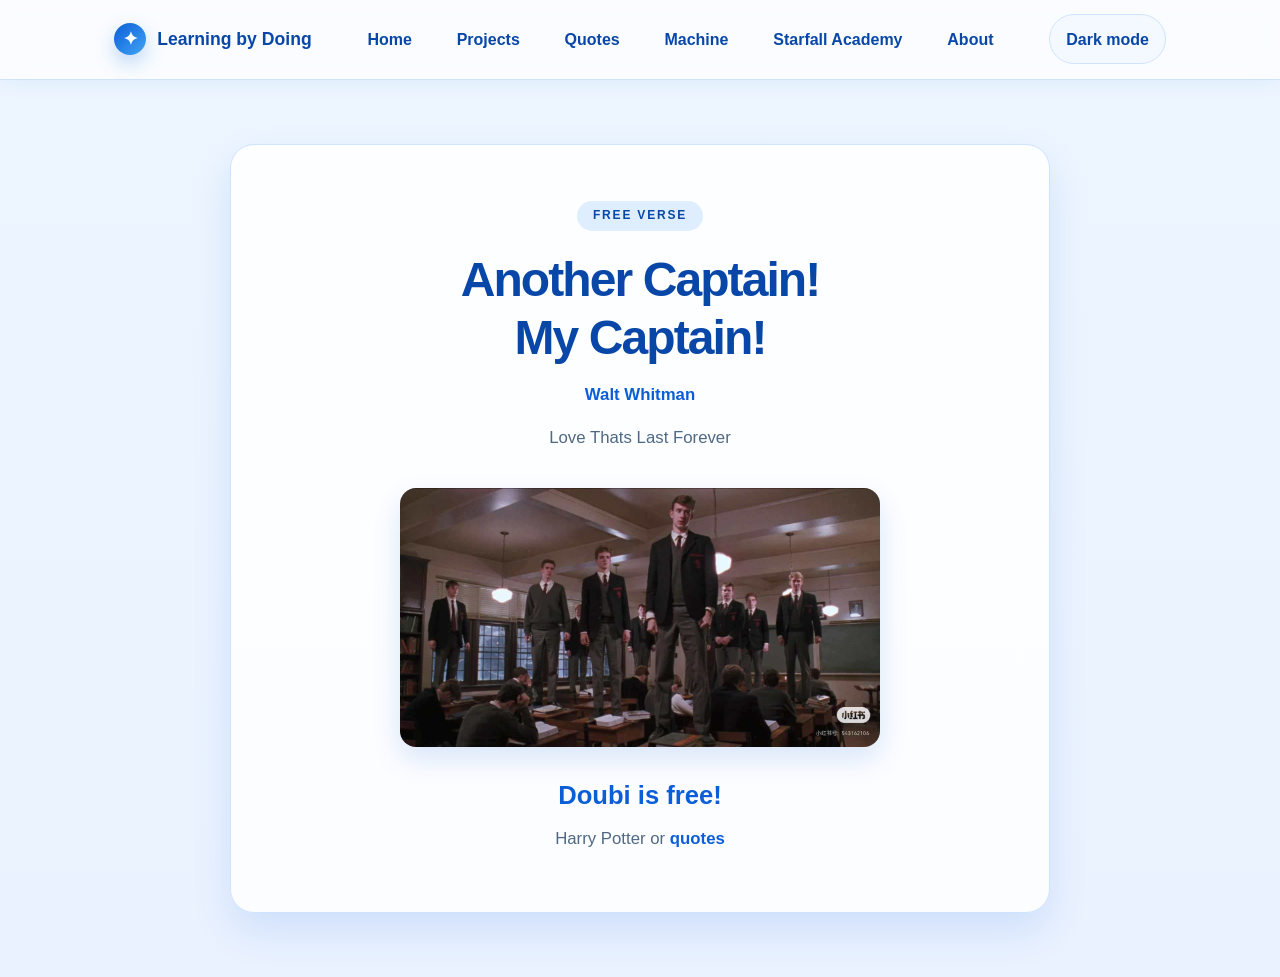
<file: index.html>
<!DOCTYPE html>
<html lang="en">
<head>
    <meta charset="UTF-8">
    <meta name="viewport" content="width=device-width, initial-scale=1.0">
    <script src="theme.js"></script>
    <title>Home | Learning by Doing</title>
    <link rel="icon" type="image/png" href="GGAD.png" sizes="32x32">
    <link rel="stylesheet" type="text/css" href="style.css">
</head>
<body>
    <header id="site-header"></header>
    <main class="container home-page">
        <p class="home-kicker">Free Verse</p>
        <h1>Another Captain! My Captain!</h1>
        <p class="home-author">Walt Whitman</p>
        <p class="home-intro">Love Thats Last Forever</p>
        <a class="home-image-link" href="https://cn.bing.com" target="_blank" rel="noopener noreferrer" aria-label="Open Bing in a new tab">
            <img class="home-image" src="fun.jpg" alt="fun!">
        </a>
        <div class="home-caption">
            <h2>Doubi is free!</h2>
            <p>Harry Potter or <a href="quotes.html">quotes</a></p>
        </div>
    </main>
    <script src="nav.js"></script>
</body>
</html>
</file>
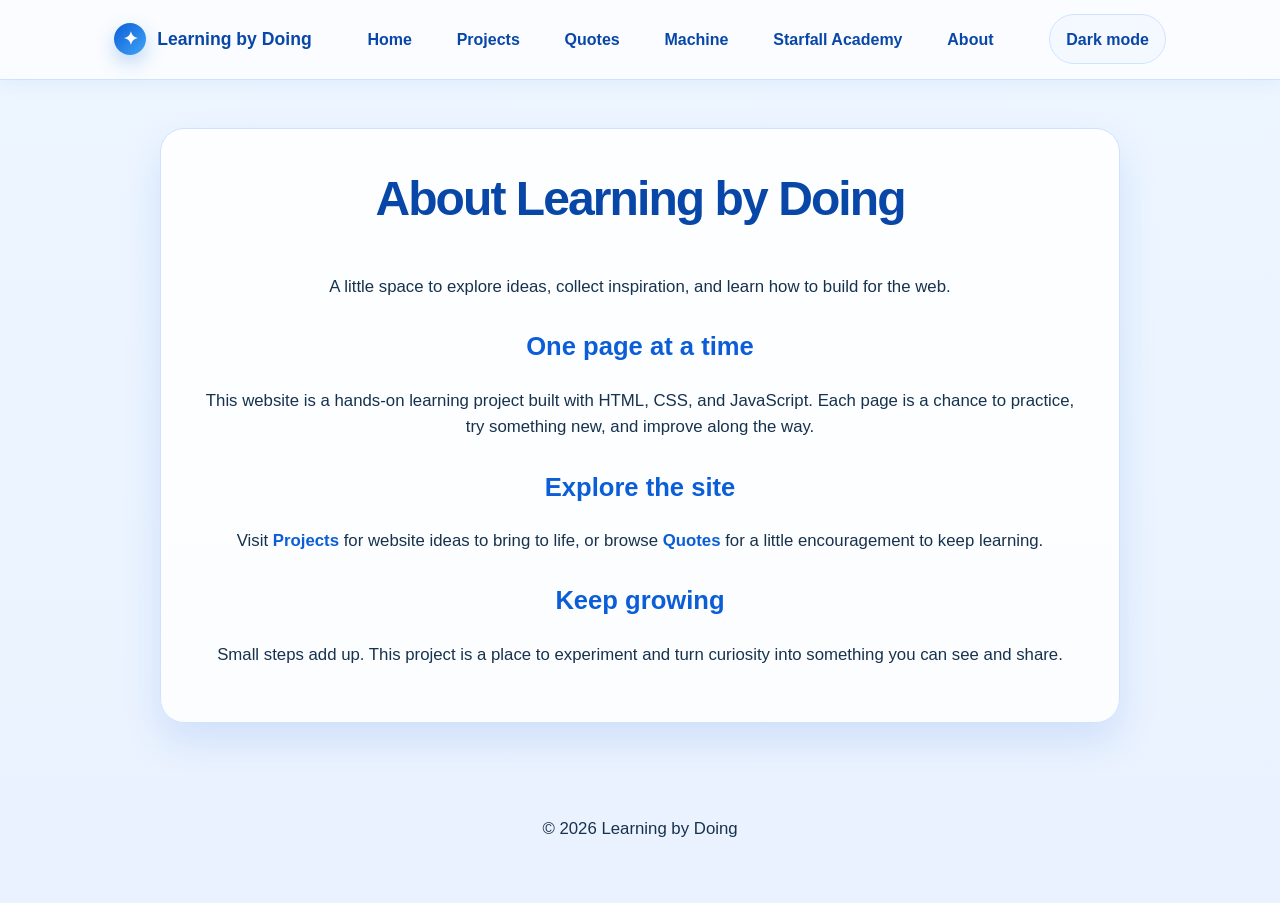
<file: about.html>
<!DOCTYPE html>
<html lang="en">
<head>
    <script src="theme.js"></script>
    <meta charset="UTF-8">
    <meta name="viewport" content="width=device-width, initial-scale=1.0">
    <title>About | Learning by Doing</title>
    <link rel="stylesheet" href="style.css">
    <link rel="icon" type="image/png" href="GGAD.png" sizes="32x32">
</head>
<body>
    <header id="site-header"></header>

    <main class="container">
        <h1>About Learning by Doing</h1>
        <p>A little space to explore ideas, collect inspiration, and learn how to build for the web.</p>

        <h2>One page at a time</h2>
        <p>This website is a hands-on learning project built with HTML, CSS, and JavaScript. Each page is a chance to practice, try something new, and improve along the way.</p>

        <h2>Explore the site</h2>
        <p>Visit <a href="project.html">Projects</a> for website ideas to bring to life, or browse <a href="quotes.html">Quotes</a> for a little encouragement to keep learning.</p>

        <h2>Keep growing</h2>
        <p>Small steps add up. This project is a place to experiment and turn curiosity into something you can see and share.</p>
    </main>

    <footer>
        <p>&copy; 2026 Learning by Doing</p>
    </footer>

    <script src="nav.js"></script>
</body>
</html>
</file>
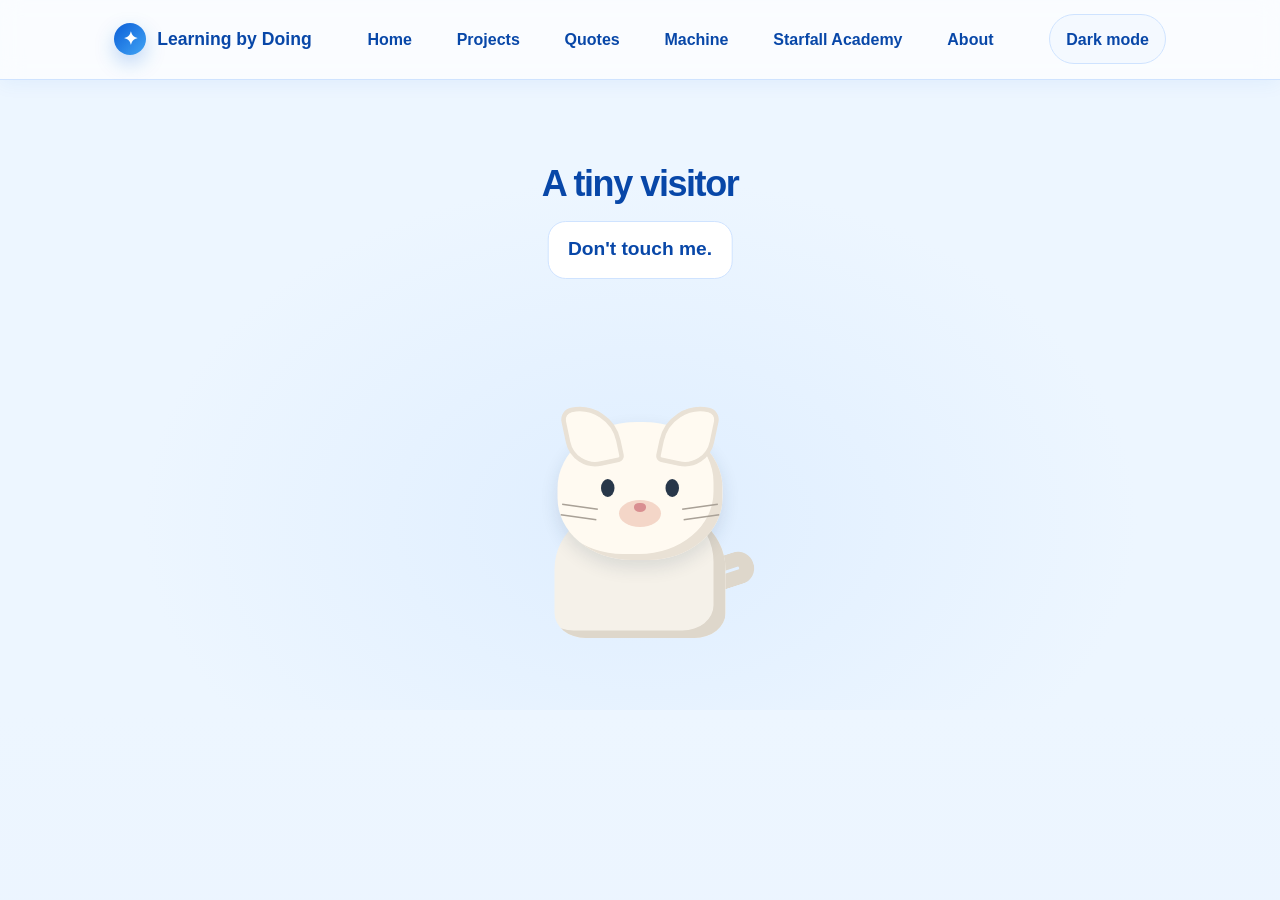
<file: machine.html>
<!DOCTYPE html>
<html lang="en">
<head>
    <script src="theme.js"></script>
    <meta charset="UTF-8">
    <meta name="viewport" content="width=device-width, initial-scale=1.0">
    <title>Machine</title>
    <link rel="stylesheet" type="text/css" href="style.css">
    <style>
        .cat-arrival {
            position: relative;
            display: grid;
            align-content: center;
            justify-items: center;
            gap: 0.5rem;
            overflow: hidden;
            width: 100%;
            min-height: 70vh;
            min-height: 70dvh;
            margin: 0;
            padding: clamp(1.5rem, 5vw, 3rem);
            background:
                radial-gradient(ellipse at 50% 70%, var(--primary-light), transparent 55%),
                var(--bg);
            text-align: center;
        }

        .cat-arrival.is-active {
            animation: cat-screen-enter 450ms ease-out both;
        }

        @keyframes cat-screen-enter {
            from { opacity: 0; }
            to { opacity: 1; }
        }

        .cat-screen-title {
            margin: 0;
            color: var(--primary-dark);
            font-size: clamp(1.5rem, 4vw, 2.25rem);
            text-align: center !important;
        }

        .cat-stage {
            position: relative;
            width: min(100%, 500px);
            height: min(52vh, 390px);
            min-height: 280px;
        }

        .arrival-cat {
            position: absolute;
            bottom: 0;
            left: 50%;
            width: 170px;
            height: 170px;
            opacity: 0;
            transform: translate(-50%, 190px) scale(1.5);
            transform-origin: center bottom;
        }

        .cat-arrival.is-active .arrival-cat {
            animation: cat-pop-up 950ms cubic-bezier(0.2, 0.85, 0.25, 1.2) 150ms forwards;
        }

        @keyframes cat-pop-up {
            0% { opacity: 0; transform: translate(-50%, 190px) scale(1.5); }
            78% { opacity: 1; transform: translate(-50%, -12px) scale(1.5); }
            100% { opacity: 1; transform: translate(-50%, 0) scale(1.5); }
        }

        .cat-body {
            position: absolute;
            bottom: -18px;
            left: 28px;
            width: 114px;
            height: 92px;
            border-radius: 55% 55% 20% 20%;
            background: #f5f1e9;
            box-shadow: inset -8px -5px #ded7cb;
        }

        .cat-tail {
            position: absolute;
            right: 8px;
            bottom: 12px;
            width: 58px;
            height: 22px;
            border: 10px solid #ded7cb;
            border-left-color: transparent;
            border-radius: 0 22px 22px 0;
            transform: rotate(-18deg);
        }

        .cat-head {
            position: absolute;
            top: 44px;
            left: 30px;
            width: 110px;
            height: 92px;
            border-radius: 48% 48% 45% 45%;
            background: #fffaf1;
            box-shadow: inset -6px -4px #e9e1d5, 0 5px 12px rgba(23, 50, 77, 0.12);
        }

        .cat-ear {
            position: absolute;
            top: -12px;
            width: 36px;
            height: 42px;
            border: 3px solid #e9e1d5;
            border-radius: 8px 28px 4px 20px;
            background: #fffaf1;
        }

        .cat-ear-left {
            left: 5px;
            transform: rotate(-12deg);
        }

        .cat-ear-right {
            right: 5px;
            transform: rotate(12deg) scaleX(-1);
        }

        .cat-eye {
            position: absolute;
            top: 38px;
            width: 9px;
            height: 12px;
            border-radius: 50%;
            background: #28374a;
        }

        .cat-eye-left { left: 29px; }
        .cat-eye-right { right: 29px; }

        .cat-muzzle {
            position: absolute;
            top: 52px;
            left: 50%;
            width: 28px;
            height: 18px;
            border-radius: 50%;
            background: #f4d6c8;
            transform: translateX(-50%);
        }

        .cat-nose {
            position: absolute;
            top: 54px;
            left: 50%;
            width: 8px;
            height: 6px;
            border-radius: 50% 50% 60% 60%;
            background: #d98f91;
            transform: translateX(-50%);
        }

        .cat-whiskers {
            position: absolute;
            top: 56px;
            width: 24px;
            height: 1px;
            background: #a9a197;
            box-shadow: 0 7px #a9a197;
        }

        .cat-whiskers-left {
            left: 3px;
            transform: rotate(8deg);
        }

        .cat-whiskers-right {
            right: 3px;
            transform: rotate(-8deg);
        }

        .cat-bubble {
            position: absolute;
            z-index: 1;
            top: 0;
            left: 50%;
            padding: 0.8rem 1.2rem;
            border: 1px solid var(--border);
            border-radius: 18px;
            background: var(--surface);
            color: var(--primary-dark);
            font-size: clamp(1rem, 2.5vw, 1.2rem);
            font-weight: 700;
            opacity: 0;
            transform: translate(-50%, 8px) scale(0.9);
            white-space: nowrap;
        }

        .cat-arrival.is-active .cat-bubble {
            animation: cat-bubble-pop 350ms ease-out 850ms forwards;
        }

        @keyframes cat-bubble-pop {
            to { opacity: 1; transform: translate(-50%, 0) scale(1); }
        }

        .cat-status {
            margin: 0.5rem 0 0;
            color: var(--muted);
            font-size: 0.9rem;
            text-align: center !important;
        }

        .arrival-cat {
            padding: 0;
            border: 0;
            background: transparent;
            cursor: pointer;
        }
        .arrival-cat:focus-visible {
            outline: 3px solid var(--accent);
            outline-offset: 8px;
            border-radius: 20px;
        }
        @media (prefers-reduced-motion: reduce) {
            .cat-arrival.is-active,
            .cat-arrival.is-active .arrival-cat,
            .cat-arrival.is-active .cat-bubble {
                animation-duration: 1ms;
                animation-delay: 0ms;
            }
        }
    </style>
</head>
<body>
    <header id="site-header"></header>
    <main class="cat-arrival is-active" id="cat-arrival" aria-labelledby="cat-screen-title">
        <h1 class="cat-screen-title" id="cat-screen-title" tabindex="-1">A tiny visitor</h1>
        <div class="cat-stage">
            <div class="cat-bubble">Don't touch me.</div>
            <button class="arrival-cat" id="arrival-cat" type="button" aria-label="Touch the cat to hear it meow">
                <span class="cat-tail"></span>
                <span class="cat-body"></span>
                <span class="cat-head">
                    <span class="cat-ear cat-ear-left"></span>
                    <span class="cat-ear cat-ear-right"></span>
                    <span class="cat-eye cat-eye-left"></span>
                    <span class="cat-eye cat-eye-right"></span>
                    <span class="cat-muzzle"></span>
                    <span class="cat-nose"></span>
                    <span class="cat-whiskers cat-whiskers-left"></span>
                    <span class="cat-whiskers cat-whiskers-right"></span>
                </span>
            </button>
        </div>
        <p class="cat-status" id="cat-status" aria-live="polite"></p>
    </main>


    <script src="nav.js"></script>
    <script>
        const catStatus = document.getElementById("cat-status");
        function playCatMeow() {
            const AudioContextConstructor = window.AudioContext || window.webkitAudioContext;
            if (!AudioContextConstructor) {
                catStatus.textContent = "Your browser does not support the meow sound.";
                return;
            }

            let audioContext;
            try {
                audioContext = new AudioContextConstructor();
            } catch (error) {
                console.warn("Could not create the cat sound.", error);
                catStatus.textContent = "The cat arrived, but its meow could not play.";
                return;
            }

            audioContext.resume().then(() => {
                const startAt = audioContext.currentTime;
                const volume = audioContext.createGain();
                const meow = audioContext.createOscillator();
                const overtone = audioContext.createOscillator();
                const overtoneVolume = audioContext.createGain();

                meow.type = "triangle";
                meow.frequency.setValueAtTime(680, startAt);
                meow.frequency.linearRampToValueAtTime(920, startAt + 0.16);
                meow.frequency.linearRampToValueAtTime(540, startAt + 0.48);
                meow.frequency.linearRampToValueAtTime(620, startAt + 0.72);

                overtone.type = "sine";
                overtone.frequency.setValueAtTime(1360, startAt);
                overtone.frequency.linearRampToValueAtTime(1080, startAt + 0.48);
                overtoneVolume.gain.setValueAtTime(0.12, startAt);
                volume.gain.setValueAtTime(0.0001, startAt);
                volume.gain.linearRampToValueAtTime(0.2, startAt + 0.06);
                volume.gain.exponentialRampToValueAtTime(0.0001, startAt + 0.76);

                meow.connect(volume);
                overtone.connect(overtoneVolume);
                overtoneVolume.connect(volume);
                volume.connect(audioContext.destination);
                meow.start(startAt);
                overtone.start(startAt);
                meow.stop(startAt + 0.8);
                overtone.stop(startAt + 0.8);
                window.setTimeout(() => audioContext.close(), 1000);
            }).catch(error => {
                console.warn("The browser blocked the cat sound.", error);
                catStatus.textContent = "The cat arrived, but your browser blocked the meow sound.";
            });
        }

        document.getElementById("arrival-cat").addEventListener("click", () => {
            catStatus.textContent = "Meow! Don't touch me.";
            playCatMeow();
        });
    </script>
</body>
</html>
</file>
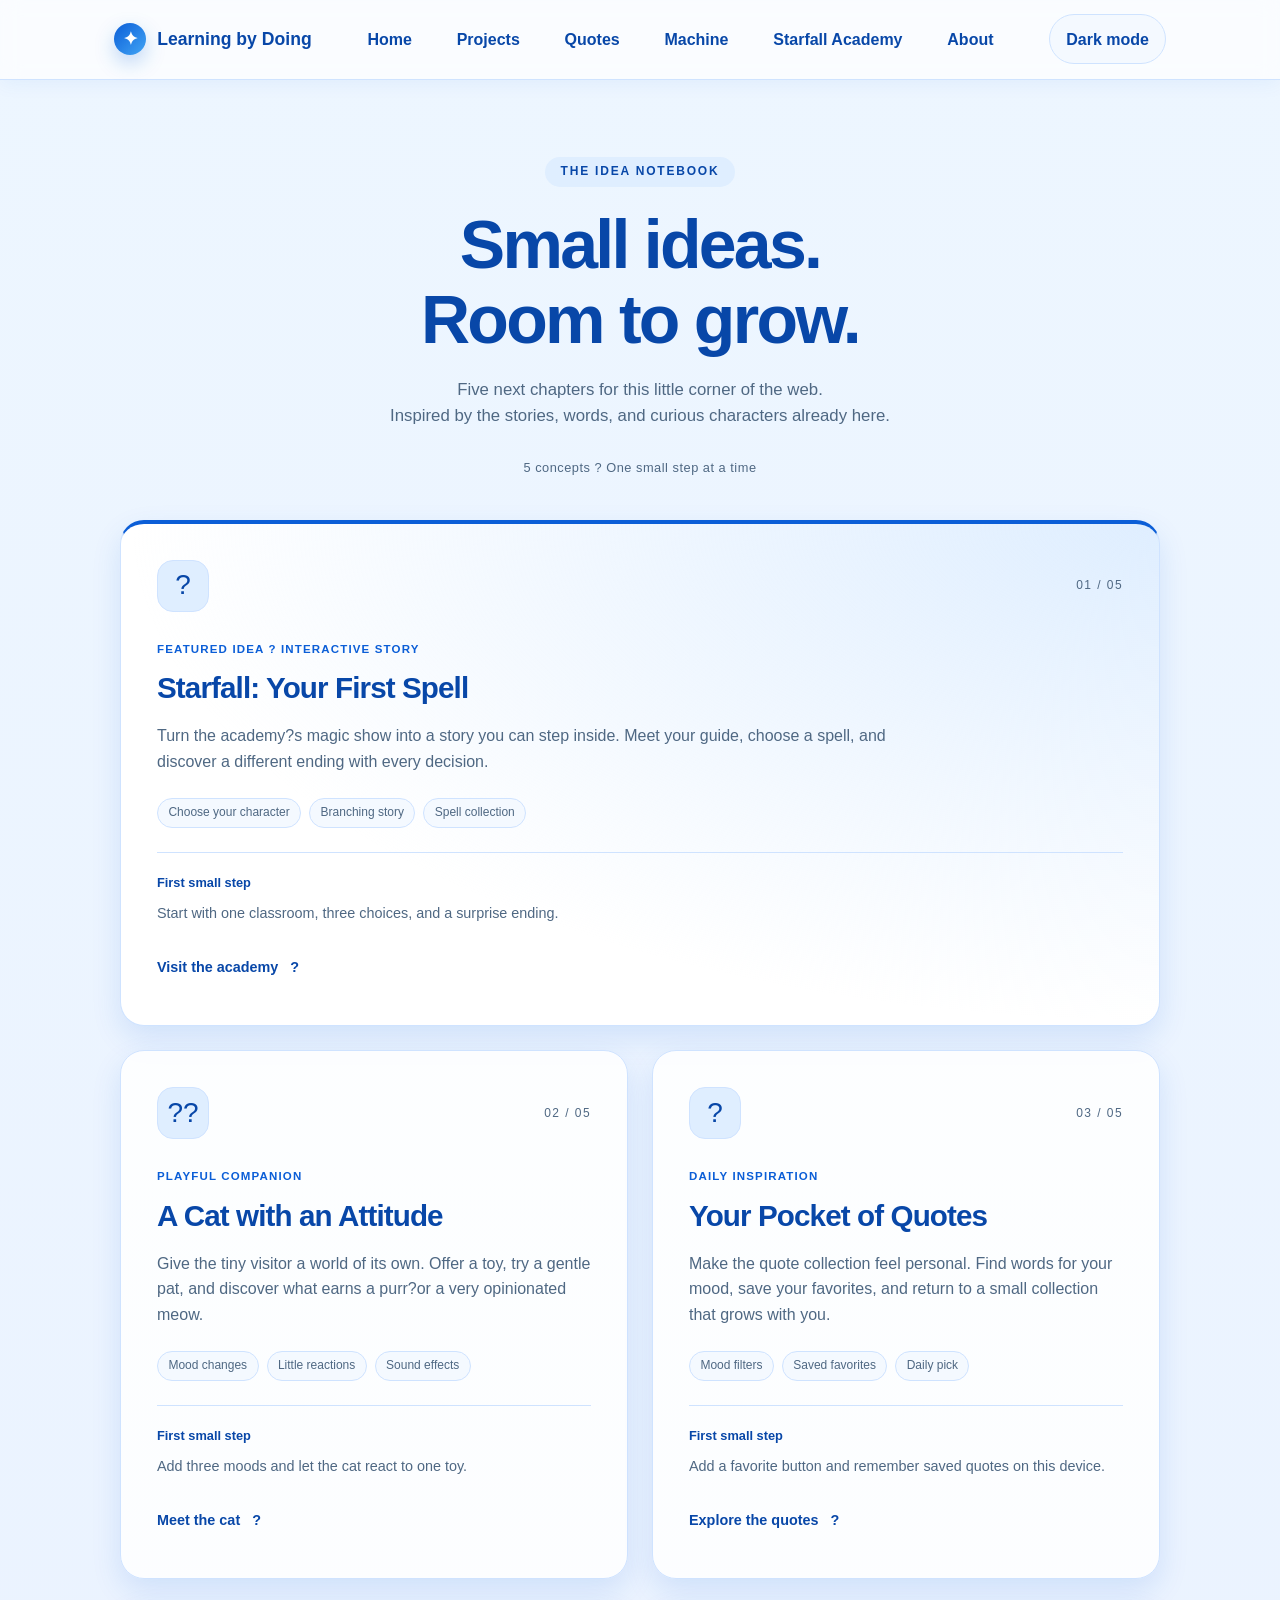
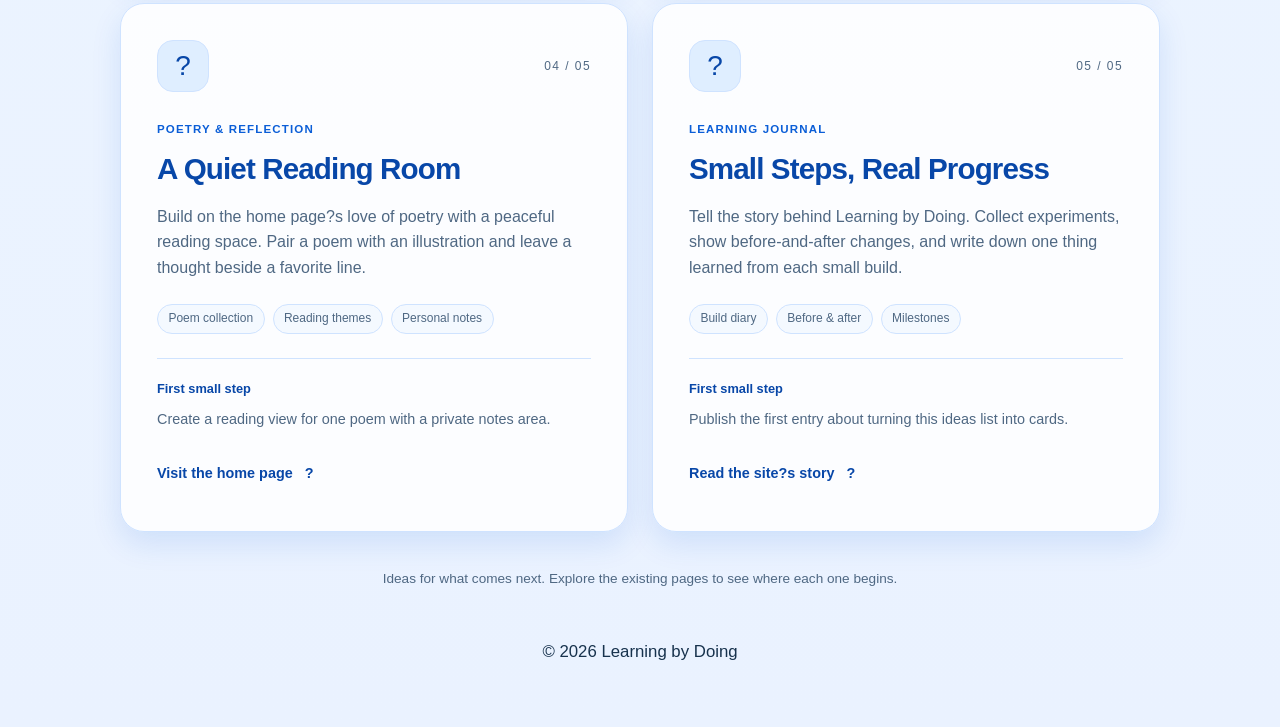
<file: project.html>
<!DOCTYPE html>
<html lang="en">
<head>
    <meta charset="UTF-8">
    <meta name="viewport" content="width=device-width, initial-scale=1.0">
    <script src="theme.js"></script>
    <title>Project Ideas | Learning by Doing</title>
    <link rel="stylesheet" href="style.css">
    <link rel="icon" type="image/png" href="GGAD.png" sizes="32x32">
</head>
<body>
    <header id="site-header"></header>
    <main class="projects-page">
        <div class="projects-intro">
            <p class="home-kicker">The idea notebook</p>
            <h1>Small ideas.<br>Room to grow.</h1>
            <p>Five next chapters for this little corner of the web.<br>Inspired by the stories, words, and curious characters already here.</p>
            <span class="projects-note">5 concepts ? One small step at a time</span>
        </div>
        <section class="ideas-grid" aria-label="Five project ideas">
            <article class="idea-card idea-card-featured" aria-labelledby="idea-01">
                <div class="idea-card-top"><span class="idea-icon" aria-hidden="true">?</span><span class="idea-number">01 / 05</span></div>
                <p class="idea-category">Featured idea ? Interactive story</p>
                <h2 id="idea-01">Starfall: Your First Spell</h2>
                <p class="idea-description">Turn the academy?s magic show into a story you can step inside. Meet your guide, choose a spell, and discover a different ending with every decision.</p>
                <ul class="idea-tags" aria-label="Planned features"><li>Choose your character</li><li>Branching story</li><li>Spell collection</li></ul>
                <div class="idea-first-step"><span>First small step</span><p>Start with one classroom, three choices, and a surprise ending.</p></div>
                <a class="idea-link" href="starfall.html">Visit the academy <span aria-hidden="true">?</span></a>
            </article>
            <article class="idea-card" aria-labelledby="idea-02">
                <div class="idea-card-top"><span class="idea-icon" aria-hidden="true">??</span><span class="idea-number">02 / 05</span></div>
                <p class="idea-category">Playful companion</p>
                <h2 id="idea-02">A Cat with an Attitude</h2>
                <p class="idea-description">Give the tiny visitor a world of its own. Offer a toy, try a gentle pat, and discover what earns a purr?or a very opinionated meow.</p>
                <ul class="idea-tags" aria-label="Planned features"><li>Mood changes</li><li>Little reactions</li><li>Sound effects</li></ul>
                <div class="idea-first-step"><span>First small step</span><p>Add three moods and let the cat react to one toy.</p></div>
                <a class="idea-link" href="machine.html">Meet the cat <span aria-hidden="true">?</span></a>
            </article>
            <article class="idea-card" aria-labelledby="idea-03">
                <div class="idea-card-top"><span class="idea-icon" aria-hidden="true">?</span><span class="idea-number">03 / 05</span></div>
                <p class="idea-category">Daily inspiration</p>
                <h2 id="idea-03">Your Pocket of Quotes</h2>
                <p class="idea-description">Make the quote collection feel personal. Find words for your mood, save your favorites, and return to a small collection that grows with you.</p>
                <ul class="idea-tags" aria-label="Planned features"><li>Mood filters</li><li>Saved favorites</li><li>Daily pick</li></ul>
                <div class="idea-first-step"><span>First small step</span><p>Add a favorite button and remember saved quotes on this device.</p></div>
                <a class="idea-link" href="quotes.html">Explore the quotes <span aria-hidden="true">?</span></a>
            </article>
            <article class="idea-card" aria-labelledby="idea-04">
                <div class="idea-card-top"><span class="idea-icon" aria-hidden="true">?</span><span class="idea-number">04 / 05</span></div>
                <p class="idea-category">Poetry & reflection</p>
                <h2 id="idea-04">A Quiet Reading Room</h2>
                <p class="idea-description">Build on the home page?s love of poetry with a peaceful reading space. Pair a poem with an illustration and leave a thought beside a favorite line.</p>
                <ul class="idea-tags" aria-label="Planned features"><li>Poem collection</li><li>Reading themes</li><li>Personal notes</li></ul>
                <div class="idea-first-step"><span>First small step</span><p>Create a reading view for one poem with a private notes area.</p></div>
                <a class="idea-link" href="index.html">Visit the home page <span aria-hidden="true">?</span></a>
            </article>
            <article class="idea-card" aria-labelledby="idea-05">
                <div class="idea-card-top"><span class="idea-icon" aria-hidden="true">?</span><span class="idea-number">05 / 05</span></div>
                <p class="idea-category">Learning journal</p>
                <h2 id="idea-05">Small Steps, Real Progress</h2>
                <p class="idea-description">Tell the story behind Learning by Doing. Collect experiments, show before-and-after changes, and write down one thing learned from each small build.</p>
                <ul class="idea-tags" aria-label="Planned features"><li>Build diary</li><li>Before & after</li><li>Milestones</li></ul>
                <div class="idea-first-step"><span>First small step</span><p>Publish the first entry about turning this ideas list into cards.</p></div>
                <a class="idea-link" href="about.html">Read the site?s story <span aria-hidden="true">?</span></a>
            </article>
        </section>
        <p class="projects-outro">Ideas for what comes next. Explore the existing pages to see where each one begins.</p>
    </main>
    <footer><p>&copy; 2026 Learning by Doing</p></footer>
    <script src="nav.js"></script>
</body>
</html>
</file>
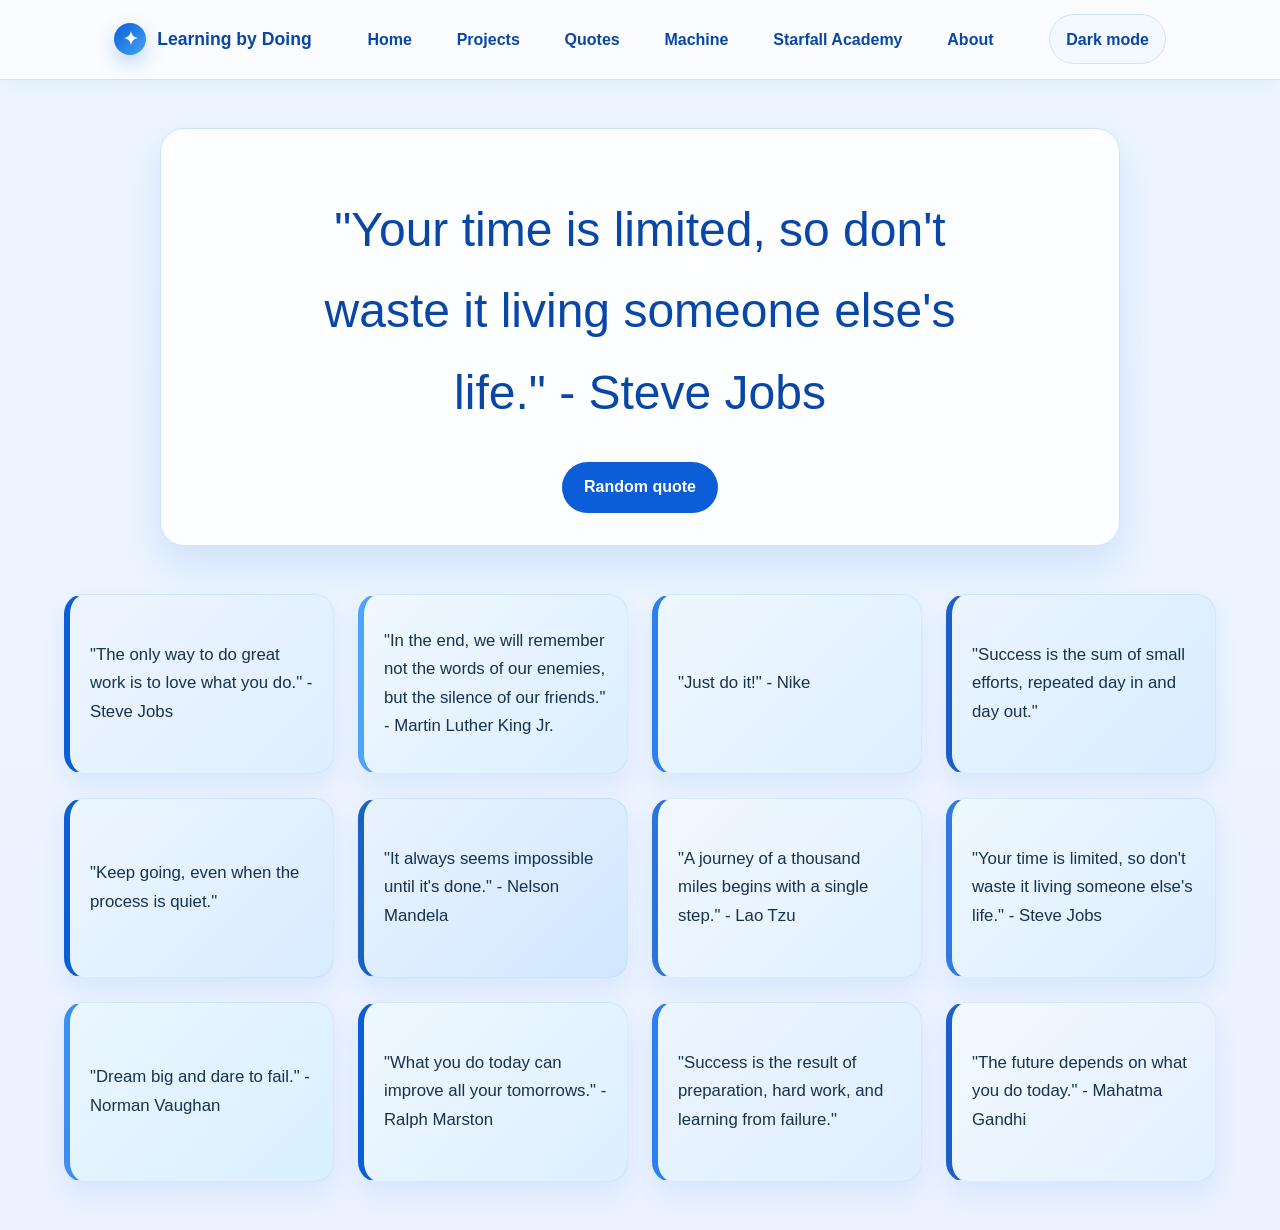
<file: quotes.html>
<!DOCTYPE html>
<html lang="en">
<head>
    <script src="theme.js"></script>
    <meta charset="UTF-8">
    <meta name="viewport" content="width=device-width, initial-scale=1.0">
    <title>Quotes</title>
    <link rel="stylesheet" type="text/css" href="style.css">
</head>
<body>
    <header id="site-header"></header>

    <div class="main">
        <blockquote class="hero-quote" aria-live="polite" aria-atomic="true">
            <p id="random-quote">"Keep going, even when the process is quiet."</p>
        </blockquote>
        <button class="random-quote-button" id="randomize-quote" type="button">Random quote</button>
    </div>

    <section class="quotes-grid" aria-label="Favorite quotes">
        <article class="quote quote1">
            <blockquote>
                <p>"The only way to do great work is to love what you do." - Steve Jobs</p>
            </blockquote>
        </article>

        <article class="quote quote2">
            <blockquote>
                <p>"In the end, we will remember not the words of our enemies, but the silence of our friends." - Martin Luther King Jr.</p>
            </blockquote>
        </article>

        <article class="quote quote3">
            <blockquote>
                <p>"Just do it!" - Nike</p>
            </blockquote>
        </article>

        <article class="quote quote4">
            <blockquote>
                <p>"Success is the sum of small efforts, repeated day in and day out."</p>
            </blockquote>
        </article>

        <article class="quote quote5">
            <blockquote>
                <p>"Keep going, even when the process is quiet."</p>
            </blockquote>
        </article>

        <article class="quote quote6">
            <blockquote>
                <p>"It always seems impossible until it's done." - Nelson Mandela</p>
            </blockquote>
        </article>

        <article class="quote quote7">
            <blockquote>
                <p>"A journey of a thousand miles begins with a single step." - Lao Tzu</p>
            </blockquote>
        </article>

        <article class="quote quote8">
            <blockquote>
                <p>"Your time is limited, so don't waste it living someone else's life." - Steve Jobs</p>
            </blockquote>
        </article>

        <article class="quote quote9">
            <blockquote>
                <p>"Dream big and dare to fail." - Norman Vaughan</p>
            </blockquote>
        </article>

        <article class="quote quote10">
            <blockquote>
                <p>"What you do today can improve all your tomorrows." - Ralph Marston</p>
            </blockquote>
        </article>

        <article class="quote quote11">
            <blockquote>
                <p>"Success is the result of preparation, hard work, and learning from failure."</p>
            </blockquote>
        </article>

        <article class="quote quote12">
            <blockquote>
                <p>"The future depends on what you do today." - Mahatma Gandhi</p>
            </blockquote>
        </article>
    </section>

    <script src="nav.js"></script>
    <script src="quotes.js"></script>
</body>
</html>
</file>
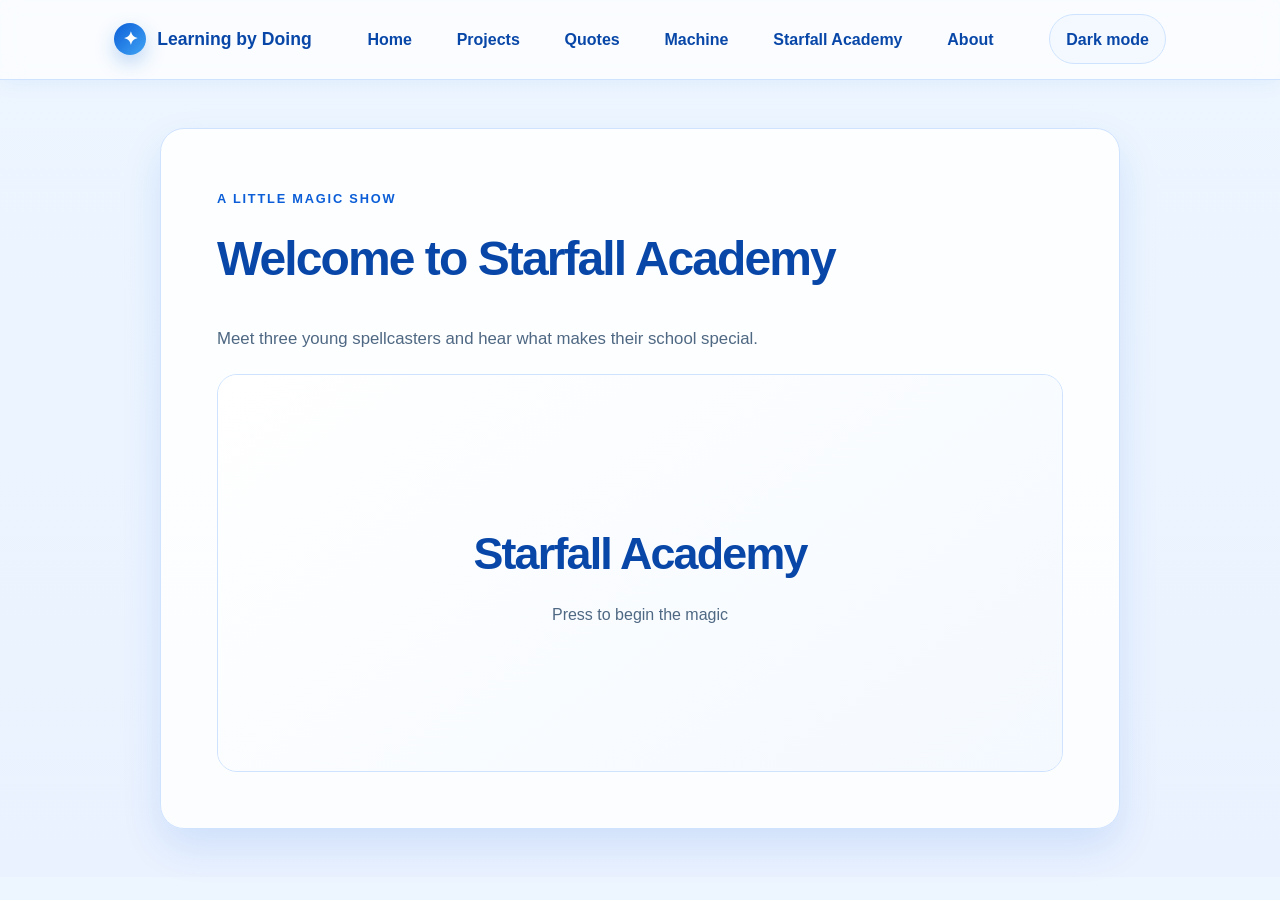
<file: starfall.html>
<!DOCTYPE html>
<html lang="en">
<head>
    <script src="theme.js"></script>
    <meta charset="UTF-8">
    <meta name="viewport" content="width=device-width, initial-scale=1.0">
    <title>Starfall Academy</title>
    <link rel="stylesheet" type="text/css" href="style.css">
    <style>
        .machine-page {
            width: min(90%, 960px);
            margin: 3rem auto;
            padding: clamp(1.5rem, 5vw, 3.5rem);
            text-align: left;
        }

        .machine-page section + section {
            margin-top: clamp(3.5rem, 8vw, 6rem);
        }

        .machine-page h1,
        .machine-page h2,
        .machine-page h3,
        .machine-page p {
            text-align: left;
        }

        .machine-page h1 {
            max-width: 700px;
            margin-bottom: 1.5rem;
        }

        .machine-page h2 {
            margin: 0 0 1.25rem;
            color: var(--primary-dark);
            font-size: clamp(1.65rem, 3vw, 2.25rem);
            letter-spacing: -0.03em;
        }

        .machine-kicker {
            margin: 0 0 0.5rem;
            color: var(--primary);
            font-size: 0.8rem;
            font-weight: 700;
            letter-spacing: 0.14em;
            text-transform: uppercase;
        }

        .machine-intro {
            max-width: 650px;
            color: var(--muted);
        }

        .wizard-show {
            position: relative;
            overflow: hidden;
            min-height: 390px;
            padding: clamp(1.25rem, 4vw, 2rem);
            border: 1px solid var(--border);
            border-radius: 20px;
            background:
                radial-gradient(ellipse at 50% 100%, var(--primary-light), transparent 65%),
                var(--surface-soft);
            text-align: center;
        }

        .wizard-cover {
            position: absolute;
            z-index: 3;
            inset: 0;
            display: grid;
            place-content: center;
            gap: 0.75rem;
            padding: 1.5rem;
            border: 0;
            background: linear-gradient(145deg, var(--surface), var(--surface-soft));
            color: var(--text);
            font: inherit;
            cursor: pointer;
        }

        .wizard-cover[hidden] {
            display: none;
        }

        .wizard-cover-title {
            display: block;
            color: var(--primary-dark);
            font-size: clamp(1.8rem, 5vw, 2.8rem);
            font-weight: 800;
            letter-spacing: -0.04em;
        }

        .wizard-cover-hint {
            color: var(--muted);
        }

        .wizard-cover:focus-visible,
        .wizard-replay:focus-visible {
            outline: 3px solid var(--accent);
            outline-offset: -6px;
        }

        .wizard-stage {
            display: flex;
            min-height: 285px;
            align-items: end;
            justify-content: center;
            gap: clamp(0.4rem, 3vw, 2rem);
            padding-top: 2rem;
        }

        .wizard-character {
            position: relative;
            width: min(28%, 180px);
            min-width: 82px;
            height: 245px;
            display: flex;
            align-items: end;
            justify-content: center;
            opacity: 0;
            transform: translateY(120%);
        }

        .wizard-character.is-risen {
            animation: wizard-pop 650ms cubic-bezier(0.2, 0.9, 0.25, 1.25) forwards;
        }

        .wizard-character.is-risen .wizard-wand {
            animation: wizard-raise 500ms ease-out forwards;
        }

        @keyframes wizard-pop {
            to { opacity: 1; transform: translateY(0); }
        }

        @keyframes wizard-raise {
            from { transform: rotate(75deg); }
            to { transform: rotate(35deg); }
        }

        .wizard-bubble {
            position: absolute;
            z-index: 2;
            top: 0;
            left: 50%;
            width: max-content;
            max-width: min(240px, 75vw);
            padding: 0.65rem 0.85rem;
            border: 1px solid var(--border);
            border-radius: 14px;
            background: var(--surface);
            color: var(--text);
            font-size: 0.88rem;
            line-height: 1.35;
            opacity: 0;
            transform: translate(-50%, 8px);
            transition: opacity 250ms ease, transform 250ms ease;
        }

        .wizard-character.is-speaking .wizard-bubble {
            opacity: 1;
            transform: translate(-50%, 0);
        }

        .wizard-person {
            position: relative;
            width: 100%;
            height: 145px;
        }

        .wizard-head {
            position: absolute;
            z-index: 1;
            bottom: 58px;
            left: 50%;
            width: 76px;
            height: 82px;
            border: 2px solid rgba(23, 50, 77, 0.18);
            border-radius: 48% 48% 44% 44%;
            background: #f4c8a5;
            transform: translateX(-50%);
        }

        .wizard-head::before {
            position: absolute;
            top: 31px;
            left: 17px;
            width: 6px;
            height: 8px;
            border-radius: 50%;
            background: #26364b;
            box-shadow: 25px 0 #26364b;
            content: "";
        }

        .wizard-head::after {
            position: absolute;
            right: 27px;
            bottom: 17px;
            width: 18px;
            height: 8px;
            border-bottom: 2px solid #9c4f55;
            border-radius: 50%;
            content: "";
        }

        .wizard-hair {
            position: absolute;
            z-index: 2;
            top: 3px;
            left: 50%;
            width: 82px;
            height: 34px;
            border-radius: 50% 50% 25% 25%;
            background: #563c35;
            transform: translateX(-50%);
        }

        .wizard-character[data-wizard="bram"] .wizard-hair {
            width: 88px;
            height: 29px;
            background: #b36b32;
        }

        .wizard-character[data-wizard="elio"] .wizard-hair {
            width: 84px;
            height: 31px;
            background: #282e39;
        }

        .wizard-robe {
            position: absolute;
            bottom: 0;
            left: 50%;
            width: 118px;
            height: 80px;
            border-radius: 52% 52% 8px 8px;
            background: #7556a6;
            transform: translateX(-50%);
        }

        .wizard-character[data-wizard="bram"] .wizard-robe {
            background: #4c7b70;
        }

        .wizard-character[data-wizard="elio"] .wizard-robe {
            background: #b36b32;
        }

        .wizard-wand {
            position: absolute;
            z-index: 3;
            top: 38px;
            right: 5px;
            width: 7px;
            height: 95px;
            border-radius: 5px;
            background: #8b5a37;
            transform: rotate(35deg);
            transform-origin: bottom center;
        }

        .wizard-wand::before {
            position: absolute;
            top: -7px;
            left: 50%;
            width: 12px;
            height: 12px;
            border-radius: 50%;
            background: #fff;
            box-shadow: 0 0 8px 4px #fff, 0 0 18px 9px #a8dcff;
            content: "";
            opacity: 0;
            transform: translateX(-50%) scale(0.5);
        }

        .wizard-character.is-risen .wizard-wand::before {
            animation: wand-spark 900ms ease-in-out 450ms 3 alternate;
        }

        @keyframes wand-spark {
            to { opacity: 1; transform: translateX(-50%) scale(1.2); }
        }

        .wizard-name {
            position: absolute;
            right: 0;
            bottom: -1.8rem;
            left: 0;
            color: var(--primary-dark);
            font-size: 0.85rem;
            font-weight: 700;
        }

        .wizard-replay {
            margin-top: 2.5rem;
            padding: 0.75rem 1.25rem;
            border: 0;
            border-radius: 999px;
            background: var(--primary);
            color: var(--button-text);
            font: inherit;
            font-weight: 700;
            cursor: pointer;
        }

        .wizard-replay[hidden] {
            display: none;
        }

        .wizard-status {
            min-height: 1.5em;
            margin: 1rem 0 0;
            color: var(--muted);
            font-size: 0.9rem;
            text-align: center !important;
        }

        @media (max-width: 600px) {
            .wizard-show {
                min-height: 350px;
                padding: 1rem 0.5rem;
            }

            .wizard-stage {
                min-height: 255px;
                gap: 0.2rem;
            }

            .wizard-character {
                min-width: 72px;
                height: 220px;
            }

            .wizard-head {
                width: 62px;
                height: 70px;
            }

            .wizard-head::before {
                left: 12px;
                box-shadow: 23px 0 #26364b;
            }

            .wizard-hair {
                width: 68px;
            }

            .wizard-character[data-wizard="bram"] .wizard-hair,
            .wizard-character[data-wizard="elio"] .wizard-hair {
                width: 72px;
            }

            .wizard-robe {
                width: 94px;
            }

            .wizard-wand {
                right: 0;
                height: 82px;
            }

            .wizard-bubble {
                max-width: 190px;
                font-size: 0.78rem;
            }

        }
        @media (prefers-reduced-motion: reduce) {
            .wizard-character.is-risen,
            .wizard-character.is-risen .wizard-wand,
            .wizard-character.is-risen .wizard-wand::before {
                animation-duration: 1ms;
            }

            .wizard-bubble {
                transition-duration: 1ms;
            }

        }
    </style>
</head>
<body>
    <header id="site-header"></header>
    <main class="container machine-page">
        <section aria-labelledby="wizard-title">
            <p class="machine-kicker">A little magic show</p>
            <h1 id="wizard-title">Welcome to Starfall Academy</h1>
            <p class="machine-intro">Meet three young spellcasters and hear what makes their school special.</p>

            <div class="wizard-show" id="wizard-show">
                <button class="wizard-cover" id="wizard-cover" type="button">
                    <span class="wizard-cover-title">Starfall Academy</span>
                    <span class="wizard-cover-hint">Press to begin the magic</span>
                </button>

                <div class="wizard-stage" aria-label="Three young spellcasters at Starfall Academy">
                    <article class="wizard-character" data-wizard="lyra">
                        <p class="wizard-bubble">"At Starfall, every new spell begins with a little courage!"</p>
                        <div class="wizard-person" aria-hidden="true">
                            <div class="wizard-wand"></div>
                            <div class="wizard-hair"></div>
                            <div class="wizard-head"></div>
                            <div class="wizard-robe"></div>
                        </div>
                        <span class="wizard-name">Lyra</span>
                    </article>
                    <article class="wizard-character" data-wizard="bram">
                        <p class="wizard-bubble">"And the dining hall serves the best enchanted pies!"</p>
                        <div class="wizard-person" aria-hidden="true">
                            <div class="wizard-wand"></div>
                            <div class="wizard-hair"></div>
                            <div class="wizard-head"></div>
                            <div class="wizard-robe"></div>
                        </div>
                        <span class="wizard-name">Bram</span>
                    </article>
                    <article class="wizard-character" data-wizard="elio">
                        <p class="wizard-bubble">"Just follow the stars to find your next adventure."</p>
                        <div class="wizard-person" aria-hidden="true">
                            <div class="wizard-wand"></div>
                            <div class="wizard-hair"></div>
                            <div class="wizard-head"></div>
                            <div class="wizard-robe"></div>
                        </div>
                        <span class="wizard-name">Elio</span>
                    </article>
                </div>
                <button class="wizard-replay" id="wizard-replay" type="button" hidden>Play again</button>
                <p class="wizard-status" id="wizard-status" aria-live="polite">The stage is ready.</p>
            </div>
        </section>
    </main>
    <script src="nav.js"></script>
    <script>
        // Let the three original students rise in turn and deliver their lines.
        const wizardCover = document.getElementById("wizard-cover");
        const wizardCharacters = [...document.querySelectorAll(".wizard-character")];
        const wizardReplay = document.getElementById("wizard-replay");
        const wizardStatus = document.getElementById("wizard-status");
        const wizardLines = [
            { text: "At Starfall, every new spell begins with a little courage!", pitch: 1.2, rate: 1 },
            { text: "And the dining hall serves the best enchanted pies!", pitch: 0.9, rate: 0.92 },
            { text: "Just follow the stars to find your next adventure.", pitch: 1.05, rate: 0.96 }
        ];
        let wizardTimers = [];

        function startWizardShow() {
            wizardTimers.forEach(window.clearTimeout);
            wizardTimers = [];
            if ("speechSynthesis" in window) {
                window.speechSynthesis.cancel();
            }
            wizardCharacters.forEach(character => {
                character.classList.remove("is-risen", "is-speaking");
            });
            wizardReplay.hidden = true;
            wizardCover.hidden = true;
            wizardStatus.textContent = "The spellcasters are arriving.";

            wizardCharacters.forEach((character, index) => {
                wizardTimers.push(window.setTimeout(() => {
                    character.classList.add("is-risen");
                    wizardTimers.push(window.setTimeout(() => {
                        character.classList.add("is-speaking");
                        const line = wizardLines[index];
                        if ("speechSynthesis" in window) {
                            const voiceLine = new SpeechSynthesisUtterance(line.text);
                            voiceLine.pitch = line.pitch;
                            voiceLine.rate = line.rate;
                            window.speechSynthesis.speak(voiceLine);
                        }
                        wizardStatus.textContent = `${character.dataset.wizard} says: ${line.text}`;
                        wizardTimers.push(window.setTimeout(() => {
                            character.classList.remove("is-speaking");
                            if (index === wizardCharacters.length - 1) {
                                wizardStatus.textContent = "The show is over. Ready for another?";
                                wizardReplay.hidden = false;
                            }
                        }, 2400));
                    }, 650));
                }, index * 3200));
            });
        }

        wizardCover.addEventListener("click", startWizardShow);
        wizardReplay.addEventListener("click", startWizardShow);

    </script>
</body>
</html>
</file>
<file: style.css>
* {
    box-sizing: border-box;
}

:root {
    color-scheme: light;
    --bg-end: #eaf2ff;
    --header-bg: rgba(255, 255, 255, 0.7);
    --panel-bg: rgba(255, 255, 255, 0.88);
    --button-text: #fff;
    --bg: #edf6ff;
    --surface: #ffffff;
    --surface-soft: #f4f9ff;
    --primary: #0b5ed7;
    --primary-dark: #0847a8;
    --primary-light: #dfeeff;
    --accent: #42a5f5;
    --text: #17324d;
    --muted: #4f6883;
    --border: #cfe3ff;
    --shadow: rgba(11, 94, 215, 0.12);
}

:root[data-theme="dark"] {
    color-scheme: dark;
    --bg: #0d1726;
    --bg-end: #142238;
    --header-bg: rgba(17, 30, 48, 0.9);
    --panel-bg: #192a40;
    --surface: #192a40;
    --surface-soft: #20344e;
    --primary: #8bc1ff;
    --primary-dark: #b5d8ff;
    --primary-light: #294564;
    --text: #e3edfa;
    --muted: #afc1d8;
    --border: #36516f;
    --shadow: rgba(0, 0, 0, 0.3);
    --button-text: #102238;
}

body {
    margin: 0;
    background: linear-gradient(180deg, var(--bg) 0%, var(--bg-end) 100%);
    color: var(--text);
    font-family: "Segoe UI", Tahoma, Geneva, Verdana, sans-serif;
    line-height: 1.6;
}

header {
    background: var(--header-bg);
    backdrop-filter: blur(10px);
    border-bottom: 1px solid var(--border);
    box-shadow: 0 4px 18px rgba(11, 94, 215, 0.06);
    position: sticky;
    top: 0;
    z-index: 10;
}

.site-nav {
    max-width: 1100px;
    margin: 0 auto;
    padding: 0.9rem 1.5rem;
    display: flex;
    align-items: center;
    justify-content: space-between;
    flex-wrap: wrap;
    gap: 1rem;
}

.brand {
    display: inline-flex;
    align-items: center;
    gap: 0.7rem;
    font-size: 1.1rem;
    font-weight: 700;
    color: var(--primary-dark);
}

.brand-mark {
    display: inline-flex;
    align-items: center;
    justify-content: center;
    width: 2rem;
    height: 2rem;
    border-radius: 50%;
    background: linear-gradient(135deg, var(--primary), var(--accent));
    color: #fff;
    box-shadow: 0 8px 20px rgba(11, 94, 215, 0.25);
}

.nav-links {
    list-style: none;
    display: flex;
    align-items: center;
    gap: 0.6rem;
    margin: 0;
    padding: 0;
}

.nav-links li {
    margin: 0;
}

.nav-links a {
    display: inline-block;
    padding: 0.7rem 1.1rem;
    border-radius: 999px;
    color: var(--primary-dark);
    text-decoration: none;
    font-weight: 600;
    transition: all 0.2s ease;
}

.nav-links a:hover,
.nav-links a:focus {
    background: var(--primary-light);
    color: var(--primary-dark);
    text-decoration: none;
}

.main,
.container {
    width: min(90%, 960px);
    margin: 3rem auto;
    background: var(--panel-bg);
    border: 1px solid var(--border);
    border-radius: 24px;
    box-shadow: 0 18px 40px var(--shadow);
    padding: 2rem 2.5rem;
    text-align: center;
}

h1 {
    margin-top: 0;
    color: var(--primary-dark);
    font-size: clamp(2rem, 4vw, 3rem);
    letter-spacing: -0.04em;
}

h2 {
    color: var(--primary);
    font-size: clamp(1.4rem, 2vw, 2rem);
    margin-bottom: 0.8rem;
}

h3 {
    color: var(--muted);
    font-size: 1rem;
    letter-spacing: 0.12em;
    text-transform: uppercase;
    margin: 0 0 1rem;
}

p {
    font-size: 1.05rem;
    color: var(--text);
    padding: 0.25rem 0;
}

img {
    display: block;
    max-width: 100%;
    margin: 1rem auto;
    border-radius: 16px;
    box-shadow: 0 12px 28px rgba(11, 94, 215, 0.15);
}

.main a,
.container a {
    color: var(--primary);
    text-decoration: none;
    font-weight: 600;
}

.main a:hover,
.container a:hover {
    text-decoration: underline;
}

.hero-quote {
    margin: 1.5rem auto;
    max-width: 700px;
}

.hero-quote p {
    font-size: clamp(2rem, 5vw, 3rem);
    color: var(--primary-dark);
}

.random-quote-button {
    padding: 0.8rem 1.4rem;
    border: none;
    border-radius: 999px;
    background: var(--primary);
    color: var(--button-text);
    font: inherit;
    font-weight: 600;
    cursor: pointer;
}

.random-quote-button:hover {
    background: var(--primary-dark);
}

.random-quote-button:focus-visible {
    outline: 3px solid var(--primary-dark);
    outline-offset: 4px;
}

.theme-toggle {
    border: 1px solid var(--border);
    border-radius: 999px;
    padding: 0.7rem 1rem;
    background: var(--surface-soft);
    color: var(--primary-dark);
    font: inherit;
    font-weight: 600;
    cursor: pointer;
}

.theme-toggle:hover,
.theme-toggle[aria-pressed="true"] {
    background: var(--primary-light);
}

.theme-toggle:focus-visible {
    outline: 3px solid var(--primary);
    outline-offset: 3px;
}

:root[data-theme="dark"] .quote {
    background: linear-gradient(135deg, var(--surface), var(--surface-soft));
    border-color: var(--border);
    border-left-color: var(--primary);
}

.quotes-grid {
    width: min(90%, 1200px);
    margin: 2rem auto 3rem;
    display: flex;
    flex-wrap: wrap;
    gap: 1.5rem;
    justify-content: center;
    align-items: stretch;
}

.quote {
    flex: 1 1 260px;
    max-width: 330px;
    min-height: 180px;
    display: flex;
    align-items: center;
    padding: 1.5rem 1.25rem;
    border-radius: 20px;
    box-shadow: 0 12px 24px rgba(11, 94, 215, 0.08);
    border: 1px solid rgba(17, 89, 188, 0.08);
}

.quote[role="link"] {
    cursor: pointer;
}

.quote[role="link"]:focus-visible {
    outline: 3px solid var(--primary);
    outline-offset: 4px;
}

.quote1 {
    background: linear-gradient(135deg, #edf5ff, #dfeeff);
    border-left: 6px solid var(--primary);
}

.quote2 {
    background: linear-gradient(135deg, #f0f8ff, #dbeeff);
    border-left: 6px solid #4da3ff;
}

.quote3 {
    background: linear-gradient(135deg, #eef7ff, #dfefff);
    border-left: 6px solid #2d7ef0;
}

.quote4 {
    background: linear-gradient(135deg, #ebf4ff, #d8edff);
    border-left: 6px solid #1d5ecb;
}

.quote5 {
    background: linear-gradient(135deg, #edf6ff, #d9ebff);
    border-left: 6px solid #0b5ed7;
}

.quote6 {
    background: linear-gradient(135deg, #eaf3ff, #d0e7ff);
    border-left: 6px solid #1861c7;
}

.quote7 {
    background: linear-gradient(135deg, #f1f8ff, #e0f0ff);
    border-left: 6px solid #2a75d8;
}

.quote8 {
    background: linear-gradient(135deg, #eef8ff, #dcecff);
    border-left: 6px solid #317ae3;
}

.quote9 {
    background: linear-gradient(135deg, #eaf6ff, #d9f0ff);
    border-left: 6px solid #3d8ef1;
}

.quote10 {
    background: linear-gradient(135deg, #eff8ff, #dcefff);
    border-left: 6px solid #0b5ed7;
}

.quote11 {
    background: linear-gradient(135deg, #ecf5ff, #dfeeff);
    border-left: 6px solid #2d7ef0;
}

.quote12 {
    background: linear-gradient(135deg, #f2f9ff, #e3f0ff);
    border-left: 6px solid #1d5ecb;
}

blockquote {
    margin: 0;
    font-size: 1.02rem;
    line-height: 1.7;
    color: var(--text);
}

blockquote p {
    margin: 0;
}

.project-list {
    list-style: none;
    padding: 0;
    margin: 1.5rem auto 0;
    max-width: 600px;
    text-align: left;
}

.project-list li {
    background: var(--surface-soft);
    border: 1px solid var(--border);
    border-radius: 12px;
    padding: 0.9rem 1rem;
    margin-bottom: 0.75rem;
    color: var(--text);
}

footer {
    text-align: center;
    padding: 1.5rem 1rem 2.5rem;
    color: var(--muted);
}

@media (max-width: 640px) {
    .site-nav {
        flex-direction: column;
        justify-content: center;
    }

    .nav-links {
        flex-wrap: wrap;
        justify-content: center;
    }

    .main,
    .container {
        padding: 1.5rem 1rem;
    }

    .quote {
        width: 90%;
    }
}



/* Home page */
.brand {
    text-decoration: none;
}

.brand:hover {
    color: var(--primary);
}

.brand:focus-visible,
.home-image-link:focus-visible {
    outline: 3px solid var(--accent);
    outline-offset: 6px;
    border-radius: 12px;
}

.home-page {
    max-width: 820px;
    margin: clamp(1.5rem, 5vw, 4rem) auto;
    padding: clamp(1.5rem, 5vw, 3.5rem);
    text-align: center;
}

.home-kicker {
    display: inline-block;
    margin: 0 0 1.25rem;
    padding: 0.35rem 1rem;
    border-radius: 999px;
    background: var(--primary-light);
    color: var(--primary-dark);
    font-size: 0.75rem;
    font-weight: 700;
    letter-spacing: 0.15em;
    text-transform: uppercase;
}

.home-page h1 {
    max-width: 620px;
    margin: 0 auto 0.75rem;
    line-height: 1.2;
    text-wrap: balance;
}

.home-author {
    margin: 0;
    color: var(--primary);
    font-weight: 600;
}

.home-intro {
    margin: 0.5rem 0 2rem;
    color: var(--muted);
}

.home-image-link {
    display: block;
    width: min(100%, 480px);
    margin: 0 auto;
    border-radius: 16px;
}

.home-image {
    width: 100%;
    height: auto;
    max-height: 420px;
    object-fit: contain;
    margin: 0;
    background: var(--surface-soft);
}

.home-caption h2 {
    margin: 1.75rem 0 0.35rem;
}

.home-caption p {
    margin: 0;
    color: var(--muted);
}

/* Project idea notebook */
.projects-page {
    width: min(90%, 1040px);
    margin: clamp(2rem, 6vw, 5rem) auto 0;
}

.projects-intro {
    text-align: center;
    margin-bottom: 2.5rem;
}

.projects-intro h1 {
    margin-bottom: 1rem;
    font-size: clamp(2.5rem, 6vw, 4.25rem);
    line-height: 1.1;
}

.projects-intro > p:not(.home-kicker) {
    color: var(--muted);
    max-width: 620px;
    margin: 0 auto 1.25rem;
}

.projects-note {
    color: var(--muted);
    font-size: 0.8rem;
    letter-spacing: 0.04em;
}

.ideas-grid {
    display: grid;
    grid-template-columns: repeat(2, minmax(0, 1fr));
    gap: 1.5rem;
}

.idea-card {
    display: flex;
    flex-direction: column;
    padding: clamp(1.5rem, 4vw, 2.25rem);
    border: 1px solid var(--border);
    border-radius: 24px;
    background: var(--panel-bg);
    box-shadow: 0 12px 30px var(--shadow);
}

.idea-card-featured {
    grid-column: 1 / -1;
    background: radial-gradient(ellipse at top right, var(--primary-light), transparent 70%), var(--surface);
    border-top: 4px solid var(--primary);
}

.idea-card-top {
    display: flex;
    align-items: center;
    justify-content: space-between;
    margin-bottom: 1.5rem;
}

.idea-icon {
    display: grid;
    place-items: center;
    width: 52px;
    height: 52px;
    background: var(--primary-light);
    color: var(--primary-dark);
    border: 1px solid var(--border);
    border-radius: 16px;
    font-size: 1.75rem;
}

.idea-number {
    color: var(--muted);
    font-size: 0.75rem;
    font-variant-numeric: tabular-nums;
    letter-spacing: 0.12em;
}

.idea-category {
    margin: 0 0 0.5rem;
    color: var(--primary);
    font-size: 0.72rem;
    font-weight: 700;
    text-transform: uppercase;
    letter-spacing: 0.1em;
}

.idea-card h2 {
    margin: 0 0 0.75rem;
    color: var(--primary-dark);
    font-size: clamp(1.4rem, 3vw, 1.85rem);
    letter-spacing: -0.03em;
    line-height: 1.25;
}

.idea-description {
    max-width: 750px;
    margin: 0 0 1.25rem;
    color: var(--muted);
    font-size: 1rem;
}

.idea-tags {
    display: flex;
    flex-wrap: wrap;
    gap: 0.5rem;
    list-style: none;
    margin: 0 0 1.5rem;
    padding: 0;
}

.idea-tags li {
    padding: 0.25rem 0.65rem;
    border: 1px solid var(--border);
    border-radius: 999px;
    color: var(--muted);
    background: var(--surface-soft);
    font-size: 0.75rem;
}

.idea-first-step {
    margin-top: auto;
    padding: 1rem 0;
    border-top: 1px solid var(--border);
}

.idea-first-step > span {
    color: var(--primary-dark);
    font-size: 0.8rem;
    font-weight: 700;
}

.idea-first-step p {
    margin: 0.25rem 0 0;
    color: var(--muted);
    font-size: 0.9rem;
}

.idea-link {
    display: inline-flex;
    align-items: center;
    align-self: flex-start;
    gap: 0.75rem;
    min-height: 44px;
    color: var(--primary-dark);
    font-size: 0.9rem;
    font-weight: 700;
    text-decoration: none;
}

.idea-link:hover {
    text-decoration: underline;
    text-underline-offset: 4px;
}

.idea-link:focus-visible {
    outline: 3px solid var(--accent);
    outline-offset: 4px;
    border-radius: 4px;
}

.projects-outro {
    margin: 2rem auto 0;
    text-align: center;
    color: var(--muted);
    font-size: 0.85rem;
}

@media (max-width: 640px) {
    .ideas-grid {
        grid-template-columns: 1fr;
        gap: 1rem;
    }
}
</file>
